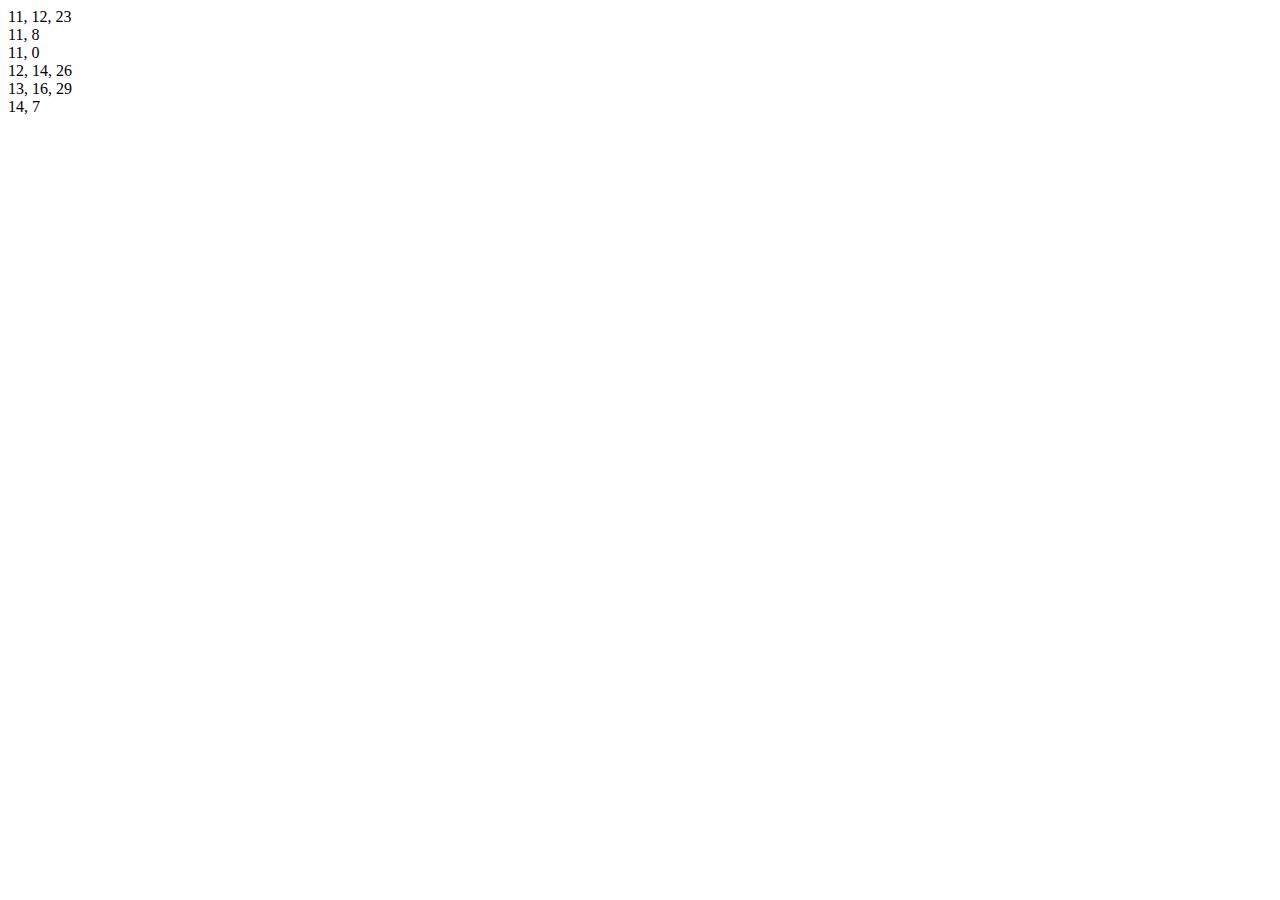
<file: oefeningen/2c,2d,2e/index.html>
<!DOCTYPE html>
<html lang="en">
<head>
    <title>Scope - oefening 3</title>
    <script type="text/javascript">
        let a = 11;
        function f1(b)
        {
            b = b+a;
            c = a+b;
            document.write(a + ", " + b + ", " + c);
        }

        function f2(b)
        {
            document.write(a + ", " + b);
        }

       

        f1(1); // Uitvoer: 11, 12, 11
        document.write("<br />");

        f2(8); // Uitvoer: 13, 8
        document.write("<br />");

        f2(0);  // Uitvoer: 11, 0
        document.write("<br />");

        a = 12;
        f1(2); // Uitvoer: 12, 14, 26
        document.write("<br />");

        a = 13;
        f1(3) // Uitvoer: 13, 16, 29
        document.write("<br />");

        a = 14;
        f2(7);
        document.write("<br />");   // Uitvoer: 14, 7
    </script>

<script type="text/javascript">
    var x = 1;
    {
        var x = 2;
        console.log(x); // 2
    }
    console.log(x); // 1

</script>





</head>
<body>
</body>
</html>
</file>
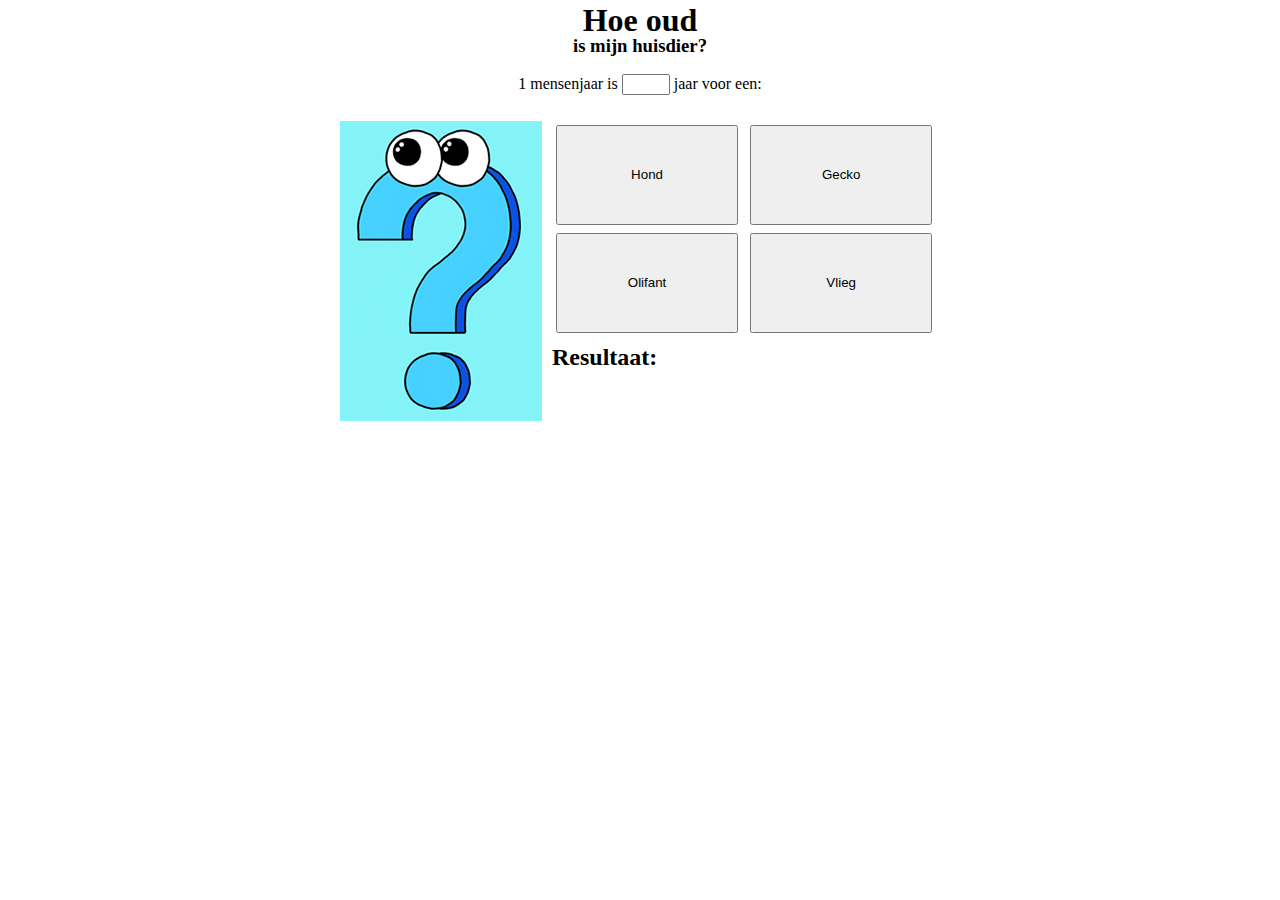
<file: Animal age 2/animalAge.html>
<!DOCTYPE html>
<html lang="en">
<head>
    <meta charset="UTF-8">
    <title>Title</title>
    <script type="text/javascript" src="js/animalAge.js"></script>
    <link href="css/animalAge.css" type="text/css" rel="stylesheet">

</head>
<body>
<div class="grid">
    <header>
        <h1>Hoe oud</h1>
        <h3>is mijn huisdier?</h3>
        <p class="heading">1 mensenjaar is <input type="text" id="mijnLeeftijd"> jaar voor een:</p>
    </header>
    <main>
        <button onclick="">Hond</button>
        <button onclick="">Gecko</button>
        <button onclick="">Olifant</button>
        <button onclick="">Vlieg</button>
    </main>
    <aside><img src="images/vraagteken.gif" id="resultaatImg"></aside>
    <footer>
        <h2>Resultaat:</h2>
        <div id="uitvoerVeld"></div>
    </footer>
</div>
</body>
</html>
</file>
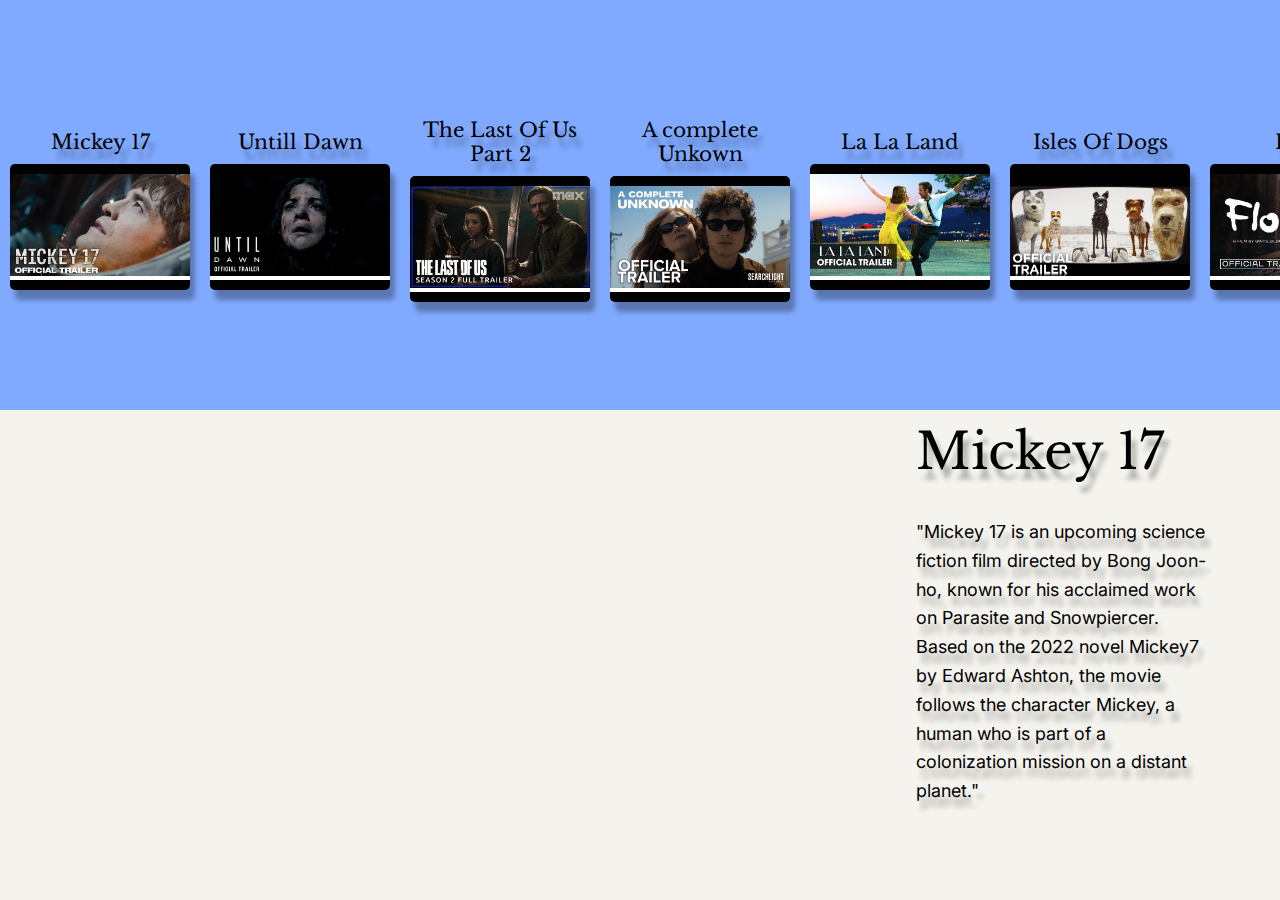
<file: minor/digitaldesign/MainPage.html>
<!DOCTYPE html>
<html lang="en">
<head>
    <meta charset="UTF-8">
    <meta name="viewport" content="width=device-width, initial-scale=1.0">
    <title>HomePage</title>
    <link href="https://fonts.googleapis.com/css2?family=Lato:wght@400;700&display=swap" rel="stylesheet">
    <link href="https://fonts.googleapis.com/css2?family=Libre+Baskerville&display=swap" rel="stylesheet">
    <link href="https://fonts.googleapis.com/css2?family=Inter:wght@400;600&display=swap" rel="stylesheet">
    <link rel="stylesheet" href="MainPage.css">
</head>
<body>

    <div class="container">
        <div class="left-section">
            <div class="image-container" id="Movie1" 
                 data-title="Mickey 17" 
                 data-description="Mickey 17 is an upcoming science fiction film directed by Bong Joon-ho, known for his acclaimed work on Parasite and Snowpiercer. Based on the 2022 novel Mickey7 by Edward Ashton, the movie follows the character Mickey, a human who is part of a colonization mission on a distant planet." 
                 data-trailer="https://www.youtube.com/embed/osYpGSz_0i4?si=b6_lkEErxodlsLIz"
                 onclick="updateRightSection(this)">
                <p class="box-title-left">Mickey 17</p>
                <div class="border-box">
                    <div class="white-box">
                        <img src="../digitaldesign/images/maxresdefault (1).jpg" alt="Spectral" class="box-image" draggable="false">
                    </div>
                </div>
            </div>
            <div class="image-container" id="image2" 
                 data-title="Untill Dawn" 
                 data-description="Directed by David F. Sandberg, known for his work in the horror genre, the movie presents a new narrative within the Until Dawn universe. It follows a group of friends who, while searching for a missing companion, find themselves trapped in a time loop, reliving a nightmarish night repeatedly. Each loop introduces different horror scenarios, including slasher, supernatural, and monster"
                 data-trailer="https://www.youtube.com/embed/2b3vBaINZ7w?si=isPypWCJoN92oxBH"
                 onclick="updateRightSection(this)">
                <p class="box-title-left">Untill Dawn</p>
                <div class="border-box">
                    <div class="white-box">
                        <img src="../digitaldesign/images/maxresdefault (2).jpg" alt="The Tomorrow War" class="box-image"draggable="false">
                    </div>
                </div>
            </div>
            <div class="image-container" id="image3" 
                 data-title="the last Of Us Part 2" 
                 data-description="The The Last of Us TV series, co-created by Neil Druckmann (director of the original game) and Craig Mazin, has been praised for its faithful representation of the game's narrative and characters. The first season, which aired in 2023, covered the events of the original game. Season two will delve into the storyline of The Last of Us Part II, following Ellie on her journey through a post-apocalyptic America." 
                 data-trailer="https://www.youtube.com/embed/_zHPsmXCjB0?si=gwfyjQCDpIyMAqSn"
                 onclick="updateRightSection(this)">
                <p class="box-title-left">The Last Of Us Part 2</p>
                <div class="border-box">
                    <div class="white-box">
                        <img src="../digitaldesign/images/maxresdefault (3).jpg" alt="The 5th Wave" class="box-image"draggable="false">
                    </div>
                </div>
            </div>
            <div class="image-container" id="image4" 
                 data-title="A Complete Unkown" 
                 data-description="The film centers around a woman named Sharon (played by Rachel Weisz), who has reinvented herself multiple times under different identities. Sharon meets Tom (Michael Shannon), a man at a party who is intrigued by her mysterious persona. The story explores their complicated relationship as Sharon's past and her various identities begin to unravel, leading to a deeper examination of self, identity, and the consequences of living a life filled with deception."
                 data-trailer="https://www.youtube.com/embed/FdV-Cs5o8mc?si=hifdZV3vUDJU6mvj"
                 onclick="updateRightSection(this)">
                <p class="box-title-left">A complete Unkown</p>
                <div class="border-box">
                    <div class="white-box">
                        <img src="../digitaldesign/images/maxresdefault (4).jpg" alt="Geostorm" class="box-image"draggable="false">
                    </div>
                </div>
            </div>
            <div class="image-container" id="image5" 
                 data-title="La La Land" 
                 data-description="La La Land (2016) is a romantic musical about an aspiring jazz musician, Sebastian (Ryan Gosling), and an aspiring actress, Mia (Emma Stone), who fall in love while chasing their dreams in Los Angeles. The film explores the balance between love, ambition, and the sacrifices made in pursuit of success, all set to vibrant musical numbers and stunning visuals. Directed by Damien Chazelle, it won several awards, including 6 Oscars.                 " 
                 data-trailer="https://www.youtube.com/embed/0pdqf4P9MB8?si=lTZXYHQeyuO8jl-F"
                 onclick="updateRightSection(this)">
                <p class="box-title-left">La La Land</p>
                <div class="border-box">
                    <div class="white-box">
                        <img src="../digitaldesign/images/maxresdefault (5).jpg" alt="The Nun" class="box-image"draggable="false">
                    </div>
                </div>
            </div>
            <div class="image-container" id="image6" 
                 data-title="isles of the dogs"
                 data-description="Isle of Dogs is a 2018 stop-motion animated science fiction comedy-drama film written, produced, and directed by Wes Anderson. Set in a dystopian near-future Japan, the story" 
                 data-trailer="https://www.youtube.com/embed/dt__kig8PVU?si=UILEDRgdCyWorqpe"
                 onclick="updateRightSection(this)">
                <p class="box-title-left">Isles Of Dogs</p>
                <div class="border-box">
                    <div class="white-box">
                        <img src="../digitaldesign/images/maxresdefault (6).jpg" alt="The Nun II" class="box-image"draggable="false">
                    </div>
                </div>
            </div>
            <div class="image-container" id="image7" 
                 data-title="Flow" 
                 data-description="Flow is a 2024 Latvian animated film directed by Gints Zilbalodis. The story follows a solitary cat whose home is devastated by a great flood. Seeking refuge, the cat finds itself on a boat populated by various animal species, including a capybara, lemur, bird, and dog. Together, they navigate a newly aquatic world in search of dry land, relying on trust, courage, and wits to survive the perils of their environment." 
                 data-trailer="https://www.youtube.com/embed/ZgZccxuj2RY?si=FI5w2W40Ommx8zF5"
                 onclick="updateRightSection(this)">
                <p class="box-title-left">Flow</p>
                <div class="border-box">
                    <div class="white-box">
                        <img src="../digitaldesign/images/maxresdefault (7).jpg" alt="The Lord Of The Rings: The Fellowship Of The Ring" class="box-image"draggable="false">
                    </div>
                </div>
            </div>
            <div class="image-container" id="image8" 
                 data-title="Anora" 
                 data-description="Anora is a 2025 film directed by Sean Baker, known for his unflinching portrayals of marginalized communities. The narrative follows Ani (played by Mikey Madison), a young sex worker from Brooklyn who, in a whirlwind romance, marries Vanya, the impetuous son of a Russian billionaire. This impulsive union sets off a series of events that challenge Ani's perceptions of love, power, and survival." 
                 data-trailer="https://www.youtube.com/embed/GuPkfvxmtdw?si=eTdGYchLeVLUxYbI"
                 onclick="updateRightSection(this)">
                <p class="box-title-left">Anora</p>
                <div class="border-box">
                    <div class="white-box">
                        <img src="../digitaldesign/images/maxresdefault (8).jpg" alt="Lord Of The Rings: The Two Towers" class="box-image"draggable="false">
                    </div>
                </div>
            </div>
            <div class="image-container" id="image9" 
                 data-title="Oddysey" 
                 data-description="The Odysse is an upcoming epic fantasy-action film directed by Christopher Nolan, scheduled for release on July 17, 2026. This adaptation of Homer's ancient Greek epic poem follows Odysseus (Matt Damon), the king of Ithaca, on his perilous journey home after the Trojan War. Along the way, he encounters mythical challenges such as the cyclops Polyphemus, the enchanting Sirens, and the sorceress Circe, all while striving to reunite with his wife, Penelope (Anne Hathaway)." 
                 data-trailer="https://www.youtube.com/embed/i3j6l8zQSks?si=EuolSxAPwMuwgn_m"
                 onclick="updateRightSection(this)">
                <p class="box-title-left">Oddysey</p>
                <div class="border-box">
                    <div class="white-box">
                        <img src="../digitaldesign/images/maxresdefault.jpg" alt="water lily pond" class="box-image"draggable="false">
                    </div>
                </div>
            </div>
            <div class="image-container" id="image10" 
                 data-title="Minecraft movie" 
                 data-description="The Minecraft Movie is an upcoming live-action film based onthe popular video game Minecraft. Directed by Peter Sollett and produced by Roy Lee, the movie is set in the blocky world of Minecraft and follows the story of a teenage" 
                 data-trailer="https://www.youtube.com/embed/8B1EtVPBSMw?si=GDOviUPgL4CVzeDT"
                 onclick="updateRightSection(this)">
                <p class="box-title-left">Minecraft Movie</p>
                <div class="border-box">
                    <div class="white-box">
                        <img src="../digitaldesign/images/Official Trailer - Thumbnail - 864x505.jpg.avif" alt="The hobbit" class="box-image"draggable="false">
                    </div>
                </div>
            </div>        
               


        </div>

        <div class="split"></div>

        <div class="right-section">
            <div class="right-content">
                <div class="video-container">
                    <iframe id="video-player" width="100%" height="500" 
                    src="https://www.youtube.com/embed/osYpGSz_0i4" 
                    frameborder="0" 
                    allow="accelerometer; autoplay; clipboard-write; encrypted-media; gyroscope; picture-in-picture" 
                    allowfullscreen></iframe>
                </div>

                <div class="text-container">
                    <p class="box-title" id="right-title">Mickey 17</p>
                    <p class="box-subtitle" id="right-subtitle"> </p>
                    <p class="box-description" id="right-description">"Mickey 17 is an upcoming science fiction film directed by Bong Joon-ho, known for his acclaimed work on Parasite and Snowpiercer. Based on the 2022 novel Mickey7 by Edward Ashton, the movie follows the character Mickey, a human who is part of a colonization mission on a distant planet."</p>
                </div>
            </div>
        </div>
    </div>

    <script src="MainPage.js"></script>
</body>
</html>
</file>
<file: Animal age 2/css/animalAge.css>
.grid{
    width:600px;
    display:grid;
    margin:0 auto;
    grid-template-columns:202px auto;
    grid-template-rows:auto 214px auto;
    grid-gap:10px;
}
h1,h2,h3{
    margin:0px;
    padding:0px;
    line-height:25px;
}
header{
    grid-column:1/ span 2;
    text-align:center;
}
input{
     width:40px;
 }
aside{
    grid-row:2/ span 2;
}
button{
    width:47%;
    height:100px;
    margin:1%;
}
</file>
<file: minor/digitaldesign/MainPage.css>
body {
    background-color: black;
    margin: 0;
    padding: 0;
    overflow: hidden;
}

.container {
    display: flex;
    flex-direction: column;
    height: 100vh;
}

.left-section {
    background-color: #80aaff;
    flex: 1;
    display: flex;
    flex-direction: row;
    overflow-x: auto;
    align-items: center;
    padding-top: 20px;
    padding-bottom: 20px;
    box-sizing: border-box;
}

.image-container {
    display: flex;
    flex-direction: column;
    align-items: center;
    margin: 10px;
    width: 200px;
}

.box-title-left {
    font-family: 'Libre Baskerville', serif;
    font-size: 20px;
    color: black;
    margin-top: 10px;
    margin-bottom: 10px;
    text-align: center;
    text-shadow: 5px 10px 5px rgba(0, 0, 0, 0.3);
}

.border-box {
    width: 180px;
    height: auto;
    background-color: black;
    display: flex;
    justify-content: center;
    align-items: center;
    border-radius: 5px;
    box-shadow: 5px 10px 5px rgba(0, 0, 0, 0.3);
}

.white-box {
    width: 180px;
    height: auto;
    background-color: white;
    position: relative;
    overflow: hidden;
    margin-bottom: 10px;
    margin-top: 10px;
}

.box-image {
    width: 100%;
    height: 100%;
    object-fit: contain;
    object-position: center;
}

.split {
    width: 10px;
    background-color: #000;
}

.right-section {
    background-color: #F5F3EE;
    flex: 1;
    display: flex;
    flex-direction: column;
    justify-content: flex-start;
    align-items: center;
    overflow-y: auto;
    box-sizing: border-box;
    padding-bottom: 120px;
    width: 100%;
}

.right-content {
    display: flex;
    flex-direction: row;
    justify-content: flex-start;
    align-items: flex-start;
    width: 100%;
}

.video-container {
    width: 70%;  /* Take up more space */
    padding-right: 20px; /* Add space between video and text */
    box-sizing: border-box;
}

.text-container {
    width: 30%;  /* Take up the remaining space */
    display: flex;
    flex-direction: column;
    justify-content: flex-start;
    align-items: flex-start;
    text-align: left;
    padding-left: 20px; /* Add space between the text and video */
    box-sizing: border-box;
}

.box-title {
    font-family: 'Libre Baskerville', serif;
    font-size: 50px;
    color: black;
    margin-top: 10px;
    margin-bottom: 0;
    text-shadow: 5px 10px 5px rgba(0, 0, 0, 0.3);
}

.box-subtitle {
    font-family: 'Lato', sans-serif;
    font-size: 25px;
    color: Black;
    margin-top: 5px;
    text-shadow: 5px 10px 5px rgba(0, 0, 0, 0.3);
}

.box-description {
    font-family: 'Inter', sans-serif;
    font-size: 18px;
    color: black;
    margin-top: 5px;
    line-height: 1.6;
    text-shadow: 5px 10px 5px rgba(0, 0, 0, 0.3);
    max-width: 80%;
}
</file>
